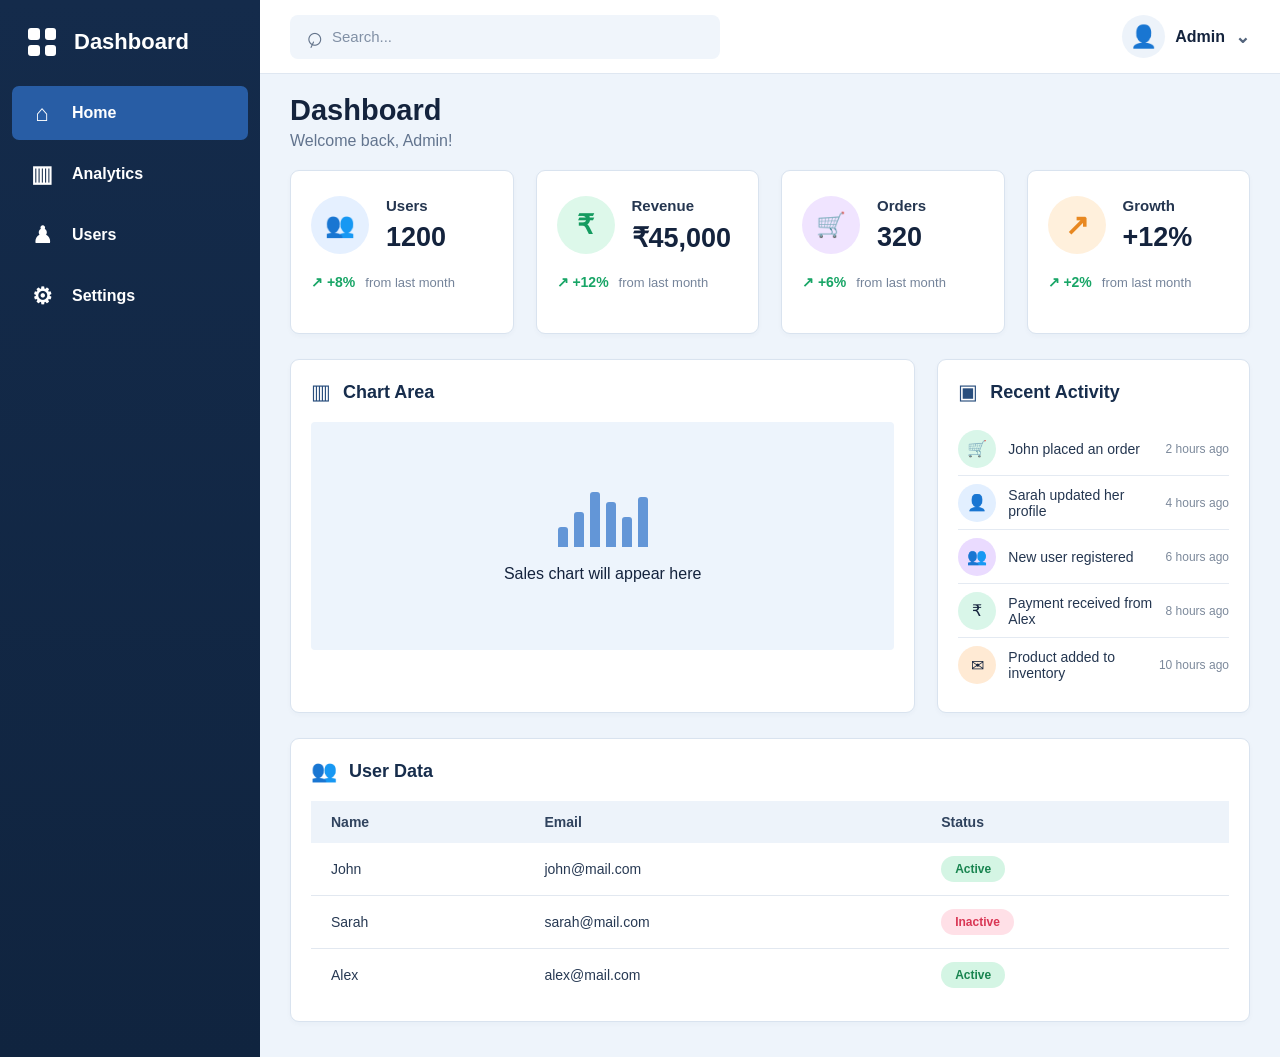
<file: index.html>
<!DOCTYPE html>
<html lang="en">

<head>
    <meta charset="UTF-8">
    <meta name="viewport" content="width=device-width, initial-scale=1.0">

    <title>Responsive Dashboard</title>

    <link rel="stylesheet" href="style.css">
    <script src="search.js" defer></script>
</head>

<body>

    <div class="dashboard">

        <!-- ================= SIDEBAR ================= -->

        <aside class="sidebar">

            <div class="sidebar-title">

                <div class="dashboard-icon">
                    <span></span>
                    <span></span>
                    <span></span>
                    <span></span>
                </div>

                <h2>Dashboard</h2>

            </div>


            <nav class="sidebar-nav">

                <a href="index.html" class="nav-item active">
                    <span class="nav-icon">⌂</span>
                    <span>Home</span>
                </a>

                <a href="analytics.html" class="nav-item">
                    <span class="nav-icon">▥</span>
                    <span>Analytics</span>
                </a>

                <a href="users.html" class="nav-item">
                    <span class="nav-icon">♟</span>
                    <span>Users</span>
                </a>

                <a href="settings.html" class="nav-item">
                    <span class="nav-icon">⚙</span>
                    <span>Settings</span>
                </a>

            </nav>

        </aside>



        <!-- ================= HEADER ================= -->

        <header class="header">

            <div class="search-box">

                <span class="search-icon">⌕</span>

                <input
                    type="text"
                    class="search"
                    placeholder="Search..."
                >

            </div>


            <div class="profile">

                <div class="profile-circle">
                    👤
                </div>

                <span>Admin</span>

                <span class="dropdown">
                    ⌄
                </span>

            </div>

        </header>



        <!-- ================= MAIN ================= -->

        <main class="main">


            <!-- ================= WELCOME ================= -->

            <section class="welcome">

                <h1>Dashboard</h1>

                <p>
                    Welcome back, Admin!
                </p>

            </section>



            <!-- ================= CARDS ================= -->

            <section class="cards">


                <!-- USERS CARD -->

                <div class="card users-card">

                    <div class="card-top">

                        <div class="card-icon users-icon">
                            👥
                        </div>

                        <div>

                            <p class="card-title">
                                Users
                            </p>

                            <h2>
                                1200
                            </h2>

                        </div>

                    </div>


                    <div class="growth">

                        <span>
                            ↗ +8%
                        </span>

                        <small>
                            from last month
                        </small>

                    </div>

                </div>



                <!-- REVENUE CARD -->

                <div class="card revenue-card">

                    <div class="card-top">

                        <div class="card-icon revenue-icon">
                            ₹
                        </div>

                        <div>

                            <p class="card-title">
                                Revenue
                            </p>

                            <h2>
                                ₹45,000
                            </h2>

                        </div>

                    </div>


                    <div class="growth">

                        <span>
                            ↗ +12%
                        </span>

                        <small>
                            from last month
                        </small>

                    </div>

                </div>



                <!-- ORDERS CARD -->

                <div class="card orders-card">

                    <div class="card-top">

                        <div class="card-icon orders-icon">
                            🛒
                        </div>

                        <div>

                            <p class="card-title">
                                Orders
                            </p>

                            <h2>
                                320
                            </h2>

                        </div>

                    </div>


                    <div class="growth">

                        <span>
                            ↗ +6%
                        </span>

                        <small>
                            from last month
                        </small>

                    </div>

                </div>



                <!-- GROWTH CARD -->

                <div class="card growth-card">

                    <div class="card-top">

                        <div class="card-icon growth-icon">
                            ↗
                        </div>

                        <div>

                            <p class="card-title">
                                Growth
                            </p>

                            <h2>
                                +12%
                            </h2>

                        </div>

                    </div>


                    <div class="growth">

                        <span>
                            ↗ +2%
                        </span>

                        <small>
                            from last month
                        </small>

                    </div>

                </div>

            </section>



            <!-- ================= CHART + ACTIVITY ================= -->

            <section class="content-grid">


                <!-- ================= CHART PANEL ================= -->

                <div class="panel chart-panel">

                    <div class="panel-heading">

                        <span>
                            ▥
                        </span>

                        <h3>
                            Chart Area
                        </h3>

                    </div>


                    <!-- ACTUAL CHART -->

                    <div class="chart">

                        <div class="chart-content">


                            <div class="chart-bars">

                                <span class="bar bar-1"></span>

                                <span class="bar bar-2"></span>

                                <span class="bar bar-3"></span>

                                <span class="bar bar-4"></span>

                                <span class="bar bar-5"></span>

                                <span class="bar bar-6"></span>

                            </div>


                            <p>
                                Sales chart will appear here
                            </p>


                        </div>

                    </div>

                </div>
                <!-- IMPORTANT: Chart panel closes here -->



                <!-- ================= RECENT ACTIVITY ================= -->

                <div class="panel activity-panel">

                    <div class="panel-heading">

                        <span>
                            ▣
                        </span>

                        <h3>
                            Recent Activity
                        </h3>

                    </div>


                    <div class="activity-list">


                        <!-- Activity 1 -->

                        <div class="activity-item">

                            <div class="activity-icon green">
                                🛒
                            </div>

                            <p>
                                John placed an order
                            </p>

                            <span>
                                2 hours ago
                            </span>

                        </div>



                        <!-- Activity 2 -->

                        <div class="activity-item">

                            <div class="activity-icon blue">
                                👤
                            </div>

                            <p>
                                Sarah updated her profile
                            </p>

                            <span>
                                4 hours ago
                            </span>

                        </div>



                        <!-- Activity 3 -->

                        <div class="activity-item">

                            <div class="activity-icon purple">
                                👥
                            </div>

                            <p>
                                New user registered
                            </p>

                            <span>
                                6 hours ago
                            </span>

                        </div>



                        <!-- Activity 4 -->

                        <div class="activity-item">

                            <div class="activity-icon green">
                                ₹
                            </div>

                            <p>
                                Payment received from Alex
                            </p>

                            <span>
                                8 hours ago
                            </span>

                        </div>



                        <!-- Activity 5 -->

                        <div class="activity-item">

                            <div class="activity-icon orange">
                                ✉
                            </div>

                            <p>
                                Product added to inventory
                            </p>

                            <span>
                                10 hours ago
                            </span>

                        </div>


                    </div>

                </div>

            </section>



            <!-- ================= USER DATA TABLE ================= -->

            <section class="table-container">


                <div class="panel-heading">

                    <span>
                        👥
                    </span>

                    <h3>
                        User Data
                    </h3>

                </div>



                <div class="table-wrapper">


                    <table>


                        <thead>

                            <tr>

                                <th>
                                    Name
                                </th>

                                <th>
                                    Email
                                </th>

                                <th>
                                    Status
                                </th>

                            </tr>

                        </thead>



                        <tbody>


                            <!-- USER 1 -->

                            <tr>

                                <td>
                                    John
                                </td>

                                <td>
                                    john@mail.com
                                </td>

                                <td>

                                    <span class="status active-status">
                                        Active
                                    </span>

                                </td>

                            </tr>



                            <!-- USER 2 -->

                            <tr>

                                <td>
                                    Sarah
                                </td>

                                <td>
                                    sarah@mail.com
                                </td>

                                <td>

                                    <span class="status inactive-status">
                                        Inactive
                                    </span>

                                </td>

                            </tr>



                            <!-- USER 3 -->

                            <tr>

                                <td>
                                    Alex
                                </td>

                                <td>
                                    alex@mail.com
                                </td>

                                <td>

                                    <span class="status active-status">
                                        Active
                                    </span>

                                </td>

                            </tr>


                        </tbody>

                    </table>


                </div>

            </section>


        </main>

    </div>

</body>

</html>
</file>
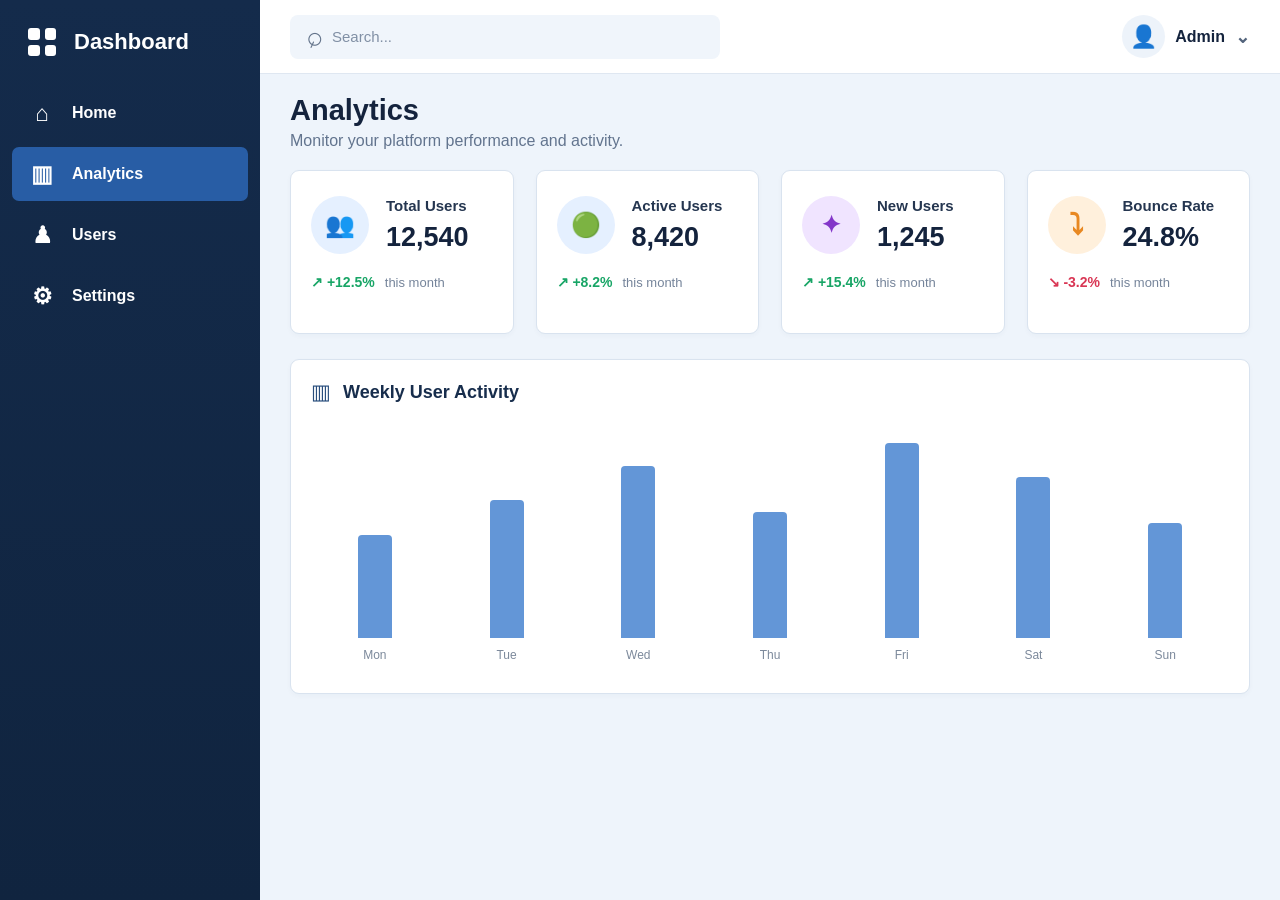
<file: analytics.html>
<!DOCTYPE html>
<html lang="en">

<head>
    <meta charset="UTF-8">
    <meta name="viewport" content="width=device-width, initial-scale=1.0">

    <title>Analytics - Dashboard</title>

    <link rel="stylesheet" href="style.css">
    <script src="search.js" defer></script>
</head>

<body>

    <div class="dashboard">

        <!-- ================= SIDEBAR ================= -->

        <aside class="sidebar">

            <div class="sidebar-title">

                <div class="dashboard-icon">
                    <span></span>
                    <span></span>
                    <span></span>
                    <span></span>
                </div>

                <h2>Dashboard</h2>

            </div>


            <nav class="sidebar-nav">

                <a href="index.html" class="nav-item">
                    <span class="nav-icon">⌂</span>
                    <span>Home</span>
                </a>

                <a href="analytics.html" class="nav-item active">
                    <span class="nav-icon">▥</span>
                    <span>Analytics</span>
                </a>

                <a href="users.html" class="nav-item">
                    <span class="nav-icon">♟</span>
                    <span>Users</span>
                </a>

                <a href="settings.html" class="nav-item">
                    <span class="nav-icon">⚙</span>
                    <span>Settings</span>
                </a>

            </nav>

        </aside>



        <!-- ================= HEADER ================= -->

        <header class="header">

            <div class="search-box">

                <span class="search-icon">⌕</span>

                <input
                    type="text"
                    class="search"
                    placeholder="Search..."
                >

            </div>


            <div class="profile">

                <div class="profile-circle">
                    👤
                </div>

                <span>Admin</span>

                <span class="dropdown">
                    ⌄
                </span>

            </div>

        </header>



        <!-- ================= MAIN ================= -->

        <main class="main">


            <!-- ================= PAGE HEADER ================= -->

            <section class="page-header">

                <h1>Analytics</h1>

                <p>
                    Monitor your platform performance and activity.
                </p>

            </section>



            <!-- ================= STATS ================= -->

            <section class="cards">


                <!-- TOTAL USERS -->

                <div class="card users-card">

                    <div class="card-top">

                        <div class="card-icon users-icon">
                            👥
                        </div>

                        <div>

                            <p class="card-title">
                                Total Users
                            </p>

                            <h2>
                                12,540
                            </h2>

                        </div>

                    </div>


                    <div class="growth">

                        <span>
                            ↗ +12.5%
                        </span>

                        <small>
                            this month
                        </small>

                    </div>

                </div>



                <!-- ACTIVE USERS -->

                <div class="card revenue-card">

                    <div class="card-top">

                        <div class="card-icon users-icon">
                            🟢
                        </div>

                        <div>

                            <p class="card-title">
                                Active Users
                            </p>

                            <h2>
                                8,420
                            </h2>

                        </div>

                    </div>


                    <div class="growth">

                        <span>
                            ↗ +8.2%
                        </span>

                        <small>
                            this month
                        </small>

                    </div>

                </div>



                <!-- NEW USERS -->

                <div class="card orders-card">

                    <div class="card-top">

                        <div class="card-icon orders-icon">
                            ✦
                        </div>

                        <div>

                            <p class="card-title">
                                New Users
                            </p>

                            <h2>
                                1,245
                            </h2>

                        </div>

                    </div>


                    <div class="growth">

                        <span>
                            ↗ +15.4%
                        </span>

                        <small>
                            this month
                        </small>

                    </div>

                </div>



                <!-- BOUNCE RATE -->

                <div class="card growth-card">

                    <div class="card-top">

                        <div class="card-icon growth-icon">
                            ⤵
                        </div>

                        <div>

                            <p class="card-title">
                                Bounce Rate
                            </p>

                            <h2>
                                24.8%
                            </h2>

                        </div>

                    </div>


                    <div class="growth negative">

                        <span>
                            ↘ -3.2%
                        </span>

                        <small>
                            this month
                        </small>

                    </div>

                </div>

            </section>



            <!-- ================= WEEKLY CHART ================= -->

            <section class="panel chart-panel">

                <div class="panel-heading">

                    <span>
                        ▥
                    </span>

                    <h3>
                        Weekly User Activity
                    </h3>

                </div>


                <div class="weekly-chart">

                    <div class="weekly-bar">
                        <div class="weekly-bar-fill" style="height: 45%;"></div>
                        <span>Mon</span>
                    </div>

                    <div class="weekly-bar">
                        <div class="weekly-bar-fill" style="height: 60%;"></div>
                        <span>Tue</span>
                    </div>

                    <div class="weekly-bar">
                        <div class="weekly-bar-fill" style="height: 75%;"></div>
                        <span>Wed</span>
                    </div>

                    <div class="weekly-bar">
                        <div class="weekly-bar-fill" style="height: 55%;"></div>
                        <span>Thu</span>
                    </div>

                    <div class="weekly-bar">
                        <div class="weekly-bar-fill" style="height: 85%;"></div>
                        <span>Fri</span>
                    </div>

                    <div class="weekly-bar">
                        <div class="weekly-bar-fill" style="height: 70%;"></div>
                        <span>Sat</span>
                    </div>

                    <div class="weekly-bar">
                        <div class="weekly-bar-fill" style="height: 50%;"></div>
                        <span>Sun</span>
                    </div>

                </div>

            </section>

        </main>

    </div>

</body>

</html>
</file>
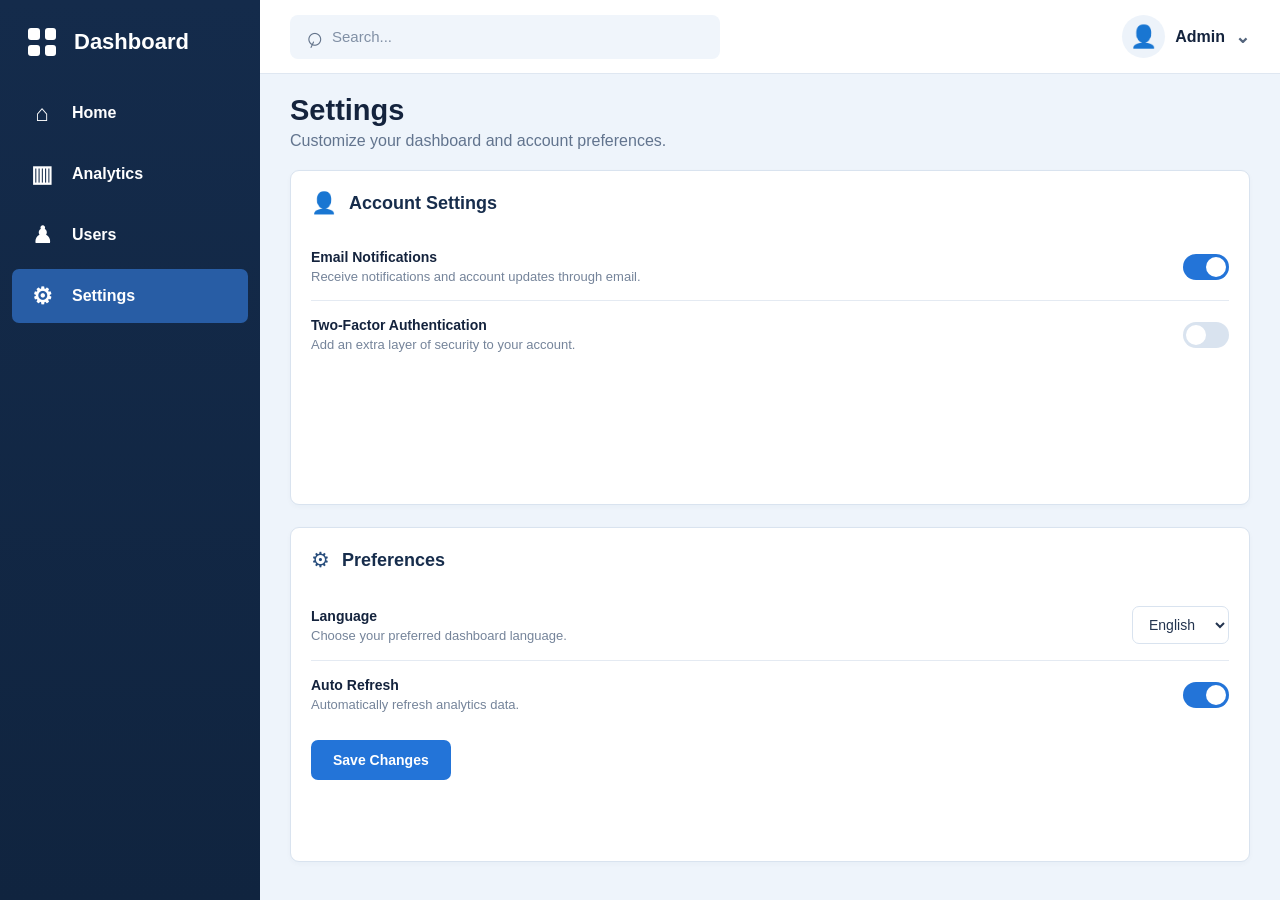
<file: settings.html>
<!DOCTYPE html>
<html lang="en">

<head>
    <meta charset="UTF-8">
    <meta name="viewport" content="width=device-width, initial-scale=1.0">

    <title>Settings - Dashboard</title>

    <link rel="stylesheet" href="style.css">
    <script src="search.js" defer></script>
</head>

<body>

    <div class="dashboard">

        <!-- ================= SIDEBAR ================= -->

        <aside class="sidebar">

            <div class="sidebar-title">

                <div class="dashboard-icon">
                    <span></span>
                    <span></span>
                    <span></span>
                    <span></span>
                </div>

                <h2>Dashboard</h2>

            </div>


            <nav class="sidebar-nav">

                <a href="index.html" class="nav-item">
                    <span class="nav-icon">⌂</span>
                    <span>Home</span>
                </a>

                <a href="analytics.html" class="nav-item">
                    <span class="nav-icon">▥</span>
                    <span>Analytics</span>
                </a>

                <a href="users.html" class="nav-item">
                    <span class="nav-icon">♟</span>
                    <span>Users</span>
                </a>

                <a href="settings.html" class="nav-item active">
                    <span class="nav-icon">⚙</span>
                    <span>Settings</span>
                </a>

            </nav>

        </aside>



        <!-- ================= HEADER ================= -->

        <header class="header">

            <div class="search-box">

                <span class="search-icon">⌕</span>

                <input
                    type="text"
                    class="search"
                    placeholder="Search..."
                >

            </div>


            <div class="profile">

                <div class="profile-circle">
                    👤
                </div>

                <span>Admin</span>

                <span class="dropdown">
                    ⌄
                </span>

            </div>

        </header>



        <!-- ================= MAIN ================= -->

        <main class="main">


            <!-- ================= PAGE HEADER ================= -->

            <section class="page-header">

                <h1>Settings</h1>

                <p>
                    Customize your dashboard and account preferences.
                </p>

            </section>



            <!-- ================= ACCOUNT SETTINGS ================= -->

            <section class="panel chart-panel">

                <div class="panel-heading">

                    <span>
                        👤
                    </span>

                    <h3>
                        Account Settings
                    </h3>

                </div>


                <div class="settings-group">


                    <div class="setting-item">

                        <div class="setting-info">

                            <h5>Email Notifications</h5>

                            <p>
                                Receive notifications and account updates through email.
                            </p>

                        </div>

                        <button type="button" class="toggle active" aria-pressed="true" aria-label="Toggle email notifications"></button>

                    </div>



                    <div class="setting-item">

                        <div class="setting-info">

                            <h5>Two-Factor Authentication</h5>

                            <p>
                                Add an extra layer of security to your account.
                            </p>

                        </div>

                        <button type="button" class="toggle" aria-pressed="false" aria-label="Toggle two-factor authentication"></button>

                    </div>

                </div>

            </section>



            <!-- ================= PREFERENCES ================= -->

            <section class="panel chart-panel" style="margin-top: 22px;">

                <div class="panel-heading">

                    <span>
                        ⚙
                    </span>

                    <h3>
                        Preferences
                    </h3>

                </div>


                <div class="settings-group">


                    <div class="setting-item">

                        <div class="setting-info">

                            <h5>Language</h5>

                            <p>
                                Choose your preferred dashboard language.
                            </p>

                        </div>

                        <select class="settings-select" aria-label="Dashboard language">

                            <option>English</option>
                            <option>Hindi</option>
                            <option>Spanish</option>
                            <option>French</option>

                        </select>

                    </div>



                    <div class="setting-item">

                        <div class="setting-info">

                            <h5>Auto Refresh</h5>

                            <p>
                                Automatically refresh analytics data.
                            </p>

                        </div>

                        <button type="button" class="toggle active" aria-pressed="true" aria-label="Toggle auto refresh"></button>

                    </div>

                </div>


                <button type="button" class="save-btn">
                    Save Changes
                </button>

            </section>

        </main>

    </div>


    <!-- ================= JAVASCRIPT ================= -->

    <script>

        // Toggle switches

        const toggles = document.querySelectorAll(".toggle");

        toggles.forEach(toggle => {

            toggle.addEventListener("click", () => {

                const isActive = toggle.classList.toggle("active");

                toggle.setAttribute("aria-pressed", isActive);

            });

        });


        // Save button feedback

        const saveBtn = document.querySelector(".save-btn");

        if (saveBtn) {

            saveBtn.addEventListener("click", () => {

                alert("Settings saved successfully!");

            });

        }

    </script>

</body>

</html>
</file>
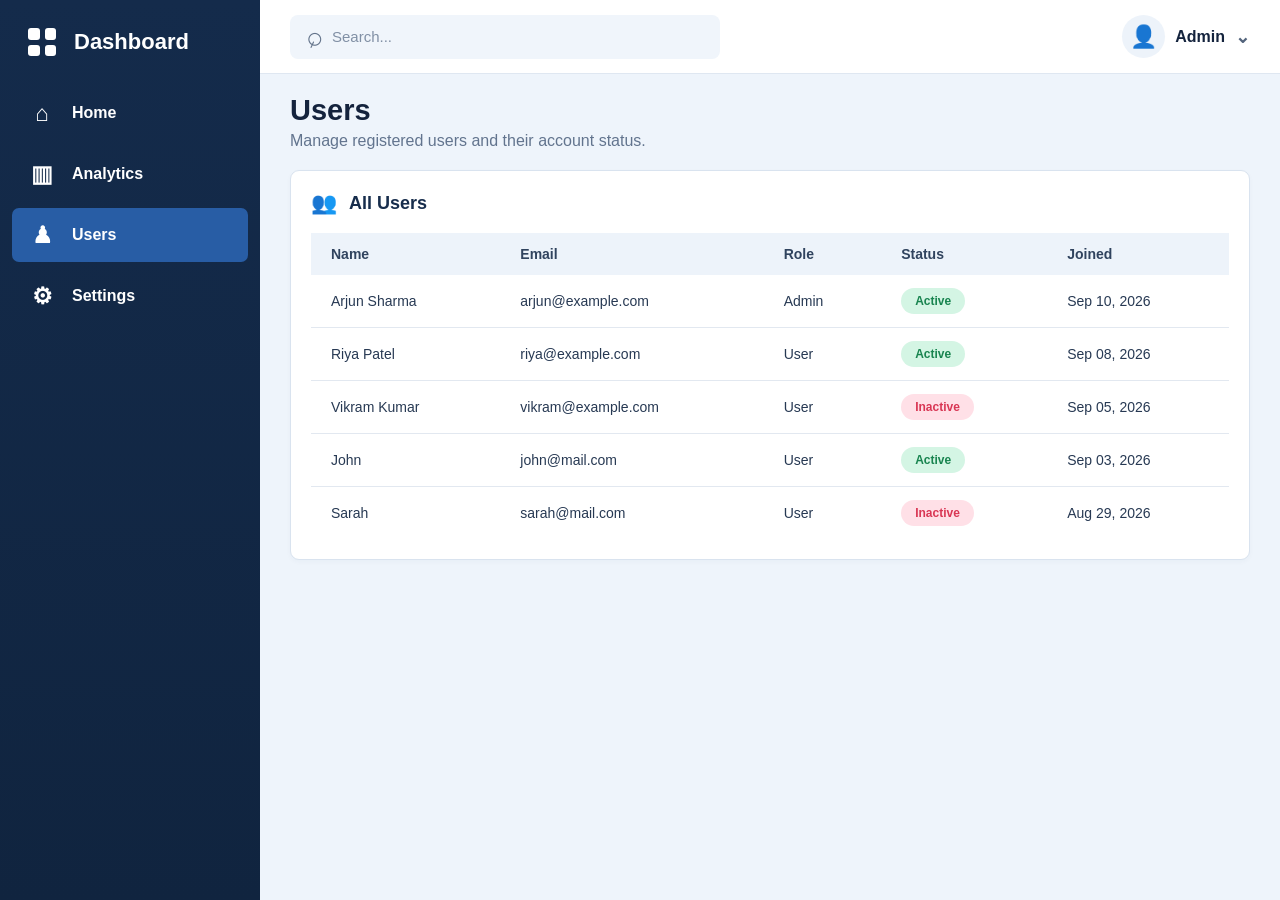
<file: users.html>
<!DOCTYPE html>
<html lang="en">

<head>
    <meta charset="UTF-8">
    <meta name="viewport" content="width=device-width, initial-scale=1.0">

    <title>Users - Dashboard</title>

    <link rel="stylesheet" href="style.css">
    <script src="search.js" defer></script>
</head>

<body>

    <div class="dashboard">

        <!-- ================= SIDEBAR ================= -->

        <aside class="sidebar">

            <div class="sidebar-title">

                <div class="dashboard-icon">
                    <span></span>
                    <span></span>
                    <span></span>
                    <span></span>
                </div>

                <h2>Dashboard</h2>

            </div>


            <nav class="sidebar-nav">

                <a href="index.html" class="nav-item">
                    <span class="nav-icon">⌂</span>
                    <span>Home</span>
                </a>

                <a href="analytics.html" class="nav-item">
                    <span class="nav-icon">▥</span>
                    <span>Analytics</span>
                </a>

                <a href="users.html" class="nav-item active">
                    <span class="nav-icon">♟</span>
                    <span>Users</span>
                </a>

                <a href="settings.html" class="nav-item">
                    <span class="nav-icon">⚙</span>
                    <span>Settings</span>
                </a>

            </nav>

        </aside>



        <!-- ================= HEADER ================= -->

        <header class="header">

            <div class="search-box">

                <span class="search-icon">⌕</span>

                <input
                    type="text"
                    class="search"
                    placeholder="Search..."
                >

            </div>


            <div class="profile">

                <div class="profile-circle">
                    👤
                </div>

                <span>Admin</span>

                <span class="dropdown">
                    ⌄
                </span>

            </div>

        </header>



        <!-- ================= MAIN ================= -->

        <main class="main">


            <!-- ================= PAGE HEADER ================= -->

            <section class="page-header">

                <h1>Users</h1>

                <p>
                    Manage registered users and their account status.
                </p>

            </section>



            <!-- ================= USER DATA TABLE ================= -->

            <section class="table-container">


                <div class="panel-heading">

                    <span>
                        👥
                    </span>

                    <h3>
                        All Users
                    </h3>

                </div>



                <div class="table-wrapper">


                    <table>


                        <thead>

                            <tr>

                                <th>
                                    Name
                                </th>

                                <th>
                                    Email
                                </th>

                                <th>
                                    Role
                                </th>

                                <th>
                                    Status
                                </th>

                                <th>
                                    Joined
                                </th>

                            </tr>

                        </thead>



                        <tbody>


                            <!-- USER 1 -->

                            <tr>

                                <td>
                                    Arjun Sharma
                                </td>

                                <td>
                                    arjun@example.com
                                </td>

                                <td>
                                    Admin
                                </td>

                                <td>

                                    <span class="status active-status">
                                        Active
                                    </span>

                                </td>

                                <td>
                                    Sep 10, 2026
                                </td>

                            </tr>



                            <!-- USER 2 -->

                            <tr>

                                <td>
                                    Riya Patel
                                </td>

                                <td>
                                    riya@example.com
                                </td>

                                <td>
                                    User
                                </td>

                                <td>

                                    <span class="status active-status">
                                        Active
                                    </span>

                                </td>

                                <td>
                                    Sep 08, 2026
                                </td>

                            </tr>



                            <!-- USER 3 -->

                            <tr>

                                <td>
                                    Vikram Kumar
                                </td>

                                <td>
                                    vikram@example.com
                                </td>

                                <td>
                                    User
                                </td>

                                <td>

                                    <span class="status inactive-status">
                                        Inactive
                                    </span>

                                </td>

                                <td>
                                    Sep 05, 2026
                                </td>

                            </tr>



                            <!-- USER 4 -->

                            <tr>

                                <td>
                                    John
                                </td>

                                <td>
                                    john@mail.com
                                </td>

                                <td>
                                    User
                                </td>

                                <td>

                                    <span class="status active-status">
                                        Active
                                    </span>

                                </td>

                                <td>
                                    Sep 03, 2026
                                </td>

                            </tr>



                            <!-- USER 5 -->

                            <tr>

                                <td>
                                    Sarah
                                </td>

                                <td>
                                    sarah@mail.com
                                </td>

                                <td>
                                    User
                                </td>

                                <td>

                                    <span class="status inactive-status">
                                        Inactive
                                    </span>

                                </td>

                                <td>
                                    Aug 29, 2026
                                </td>

                            </tr>


                        </tbody>

                    </table>


                </div>

            </section>


        </main>

    </div>

</body>

</html>
</file>
<file: style.css>
/* =====================================================
   RESET
===================================================== */

* {
    margin: 0;
    padding: 0;
    box-sizing: border-box;
}

body {
    font-family: Arial, Helvetica, sans-serif;
    background: #eef4fb;
    color: #14233d;
}


/* =====================================================
   MAIN DASHBOARD
   CSS GRID - MANDATORY
===================================================== */

.dashboard {
    min-height: 100vh;

    display: grid;

    grid-template-columns: 260px 1fr;

    grid-template-rows: 74px 1fr;

    grid-template-areas:
        "sidebar header"
        "sidebar main";
}


/* =====================================================
   SIDEBAR
===================================================== */

.sidebar {
    grid-area: sidebar;

    background: linear-gradient(
        180deg,
        #142b4b,
        #10243f
    );

    color: white;

    padding: 28px 12px;

    display: flex;
    flex-direction: column;
}


.sidebar-title {
    display: flex;
    align-items: center;
    gap: 18px;

    padding: 0 16px 30px;
}

.sidebar-title h2 {
    font-size: 22px;
    font-weight: 700;
}


/* Dashboard 4-square icon */

.dashboard-icon {
    width: 28px;
    height: 28px;

    display: grid;
    grid-template-columns: 1fr 1fr;
    gap: 5px;
}

.dashboard-icon span {
    background: white;
    border-radius: 3px;
}


/* Navigation */

.sidebar-nav {
    display: flex;
    flex-direction: column;
    gap: 7px;
}


.nav-item {
    color: white;
    text-decoration: none;

    height: 54px;

    display: flex;
    align-items: center;

    gap: 18px;

    padding: 0 18px;

    border-radius: 7px;

    font-size: 16px;
    font-weight: 600;

    transition: 0.2s;
}


.nav-item:hover {
    background: rgba(255, 255, 255, 0.08);
}


.nav-item.active {
    background: #285da5;
}


.nav-icon {
    width: 24px;

    font-size: 23px;

    text-align: center;
}


/* =====================================================
   HEADER
   FLEXBOX - MANDATORY
===================================================== */

.header {
    grid-area: header;

    background: white;

    border-bottom: 1px solid #dfe7f1;

    padding: 0 30px;

    display: flex;
    align-items: center;
    justify-content: space-between;
}


/* Search */

.search-box {
    width: 430px;
    height: 44px;

    background: #f0f5fb;

    border-radius: 8px;

    display: flex;
    align-items: center;

    padding: 0 15px;

    gap: 10px;
}


.search-icon {
    font-size: 28px;
    color: #63738a;

    transform: rotate(-20deg);
}


.search {
    border: none;
    outline: none;

    background: transparent;

    width: 100%;

    font-size: 15px;

    color: #23344f;
}


.search::placeholder {
    color: #8190a5;
}


/* Profile */

.profile {
    display: flex;
    align-items: center;

    gap: 10px;

    font-weight: 600;
}


.profile-circle {
    width: 43px;
    height: 43px;

    background: #edf3fa;

    border-radius: 50%;

    display: flex;
    align-items: center;
    justify-content: center;

    font-size: 22px;
}


.dropdown {
    color: #53647c;
    font-size: 18px;
}


/* =====================================================
   MAIN
===================================================== */

.main {
    grid-area: main;

    padding: 20px 30px 35px;

    overflow-x: hidden;
}


.welcome {
    margin-bottom: 20px;
}


.welcome h1 {
    font-size: 29px;
    margin-bottom: 5px;
}


.welcome p {
    font-size: 16px;
    color: #62748e;
}


/* =====================================================
   CARDS
   FLEXBOX + FLEX WRAP - MANDATORY
===================================================== */

.cards {
    display: flex;

    flex-wrap: wrap;

    gap: 22px;

    margin-bottom: 25px;
}


.card {
    flex: 1 1 220px;

    min-height: 164px;

    padding: 25px 20px;

    border-radius: 9px;

    background: white;

    border: 1px solid #d9e3ef;

    box-shadow: 0 2px 5px rgba(30, 55, 85, 0.03);
}


.card-top {
    display: flex;
    align-items: center;

    gap: 17px;
}


.card-icon {
    width: 58px;
    height: 58px;

    border-radius: 50%;

    display: flex;
    align-items: center;
    justify-content: center;

    font-size: 24px;
    font-weight: bold;
}


.users-icon {
    background: #e5f0ff;
    color: #2374d8;
}


.revenue-icon {
    background: #ddf8ea;
    color: #159b60;
    font-size: 27px;
}


.orders-icon {
    background: #f0e4ff;
    color: #8336c9;
}


.growth-icon {
    background: #fff0dc;
    color: #e88821;
    font-size: 29px;
}


.card-title {
    color: #253650;

    font-size: 15px;

    font-weight: 600;

    margin-bottom: 8px;
}


.card h2 {
    font-size: 27px;

    color: #14233d;
}


.growth {
    display: flex;

    align-items: center;

    gap: 10px;

    margin-top: 20px;
}


.growth span {
    color: #18a566;

    font-size: 14px;

    font-weight: 700;
}


.growth small {
    color: #75849a;

    font-size: 13px;
}


.growth.negative span {
    color: #d93654;
}


/* =====================================================
   CONTENT GRID
===================================================== */

.content-grid {
    display: grid;

    grid-template-columns: 2fr 1fr;

    gap: 22px;

    margin-bottom: 25px;
}


.panel {
    background: white;

    border: 1px solid #d9e3ef;

    border-radius: 9px;

    box-shadow: 0 2px 5px rgba(30, 55, 85, 0.03);
}


.chart-panel {
    min-height: 335px;

    padding: 20px;
}


.activity-panel {
    min-height: 335px;

    padding: 20px;
}


/* Panel Heading */

.panel-heading {
    display: flex;
    align-items: center;

    gap: 12px;

    margin-bottom: 18px;
}


.panel-heading > span {
    font-size: 21px;

    color: #294e7d;
}


.panel-heading h3 {
    font-size: 18px;

    color: #172d4c;
}


/* =====================================================
   CHART
===================================================== */

.chart {
    height: 228px;

    background: #edf4fc;

    border-radius: 4px;

    display: flex;
    align-items: center;
    justify-content: center;
}


.chart-placeholder {
    text-align: center;

    color: #536b8b;
}


.chart-bars {
    height: 58px;

    display: flex;

    align-items: flex-end;

    justify-content: center;

    gap: 6px;

    margin-bottom: 18px;
}


.chart-bars span {
    width: 10px;

    background: #6396d7;

    border-radius: 3px 3px 0 0;
}


.chart-bars span:nth-child(1) {
    height: 20px;
}


.chart-bars span:nth-child(2) {
    height: 35px;
}


.chart-bars span:nth-child(3) {
    height: 55px;
}

.chart-bars span:nth-child(4) {
    height: 45px;
}

.chart-bars span:nth-child(5) {
    height: 30px;
}

.chart-bars span:nth-child(6) {
    height: 50px;
}

.chart-placeholder p {
    font-size: 14px;
}


/* =====================================================
   ACTIVITY
===================================================== */

.activity-list {
    display: flex;

    flex-direction: column;
}


.activity-item {
    min-height: 54px;

    display: grid;

    grid-template-columns: 40px 1fr auto;

    align-items: center;

    gap: 10px;

    border-bottom: 1px solid #e4eaf2;
}


.activity-item:last-child {
    border-bottom: none;
}


.activity-icon {
    width: 38px;
    height: 38px;

    border-radius: 50%;

    display: flex;
    align-items: center;
    justify-content: center;

    font-size: 16px;
}


.activity-icon.green {
    background: #d9f6e9;
}


.activity-icon.blue {
    background: #e2efff;
}


.activity-icon.purple {
    background: #eadbff;
}


.activity-icon.orange {
    background: #ffead4;
}


.activity-item p {
    font-size: 14px;

    color: #243650;
}


.activity-item > span {
    color: #7c899b;

    font-size: 12px;

    white-space: nowrap;
}


/* =====================================================
   TABLE
===================================================== */

.table-container {
    background: white;

    border: 1px solid #d9e3ef;

    border-radius: 9px;

    padding: 20px;

    box-shadow: 0 2px 5px rgba(30, 55, 85, 0.03);
}


.table-wrapper {
    width: 100%;

    overflow-x: auto;
}


table {
    width: 100%;

    border-collapse: collapse;

    min-width: 550px;
}


thead {
    background: #edf3fa;
}


th {
    text-align: left;

    padding: 13px 20px;

    font-size: 14px;

    color: #30435e;
}


td {
    padding: 13px 20px;

    border-bottom: 1px solid #e2e8f0;

    font-size: 14px;

    color: #273953;
}


tbody tr:last-child td {
    border-bottom: none;
}


/* Status */

.status {
    display: inline-block;

    padding: 6px 14px;

    border-radius: 20px;

    font-size: 12px;

    font-weight: 700;
}


.active-status {
    background: #d4f5e4;

    color: #18844f;
}


.inactive-status {
    background: #ffe0e7;

    color: #d93654;
}


/* =====================================================
   PAGE HEADER (used on Analytics / Users / Settings)
===================================================== */

.page-header {
    margin-bottom: 20px;
}

.page-header h1 {
    font-size: 29px;
    margin-bottom: 5px;
}

.page-header p {
    font-size: 16px;
    color: #62748e;
}


/* =====================================================
   WEEKLY CHART (labeled bars)
===================================================== */

.weekly-chart {
    height: 240px;

    display: flex;
    align-items: flex-end;

    gap: 16px;

    padding: 10px 6px 0;
}

.weekly-bar {
    flex: 1;

    display: flex;
    flex-direction: column;
    align-items: center;
    justify-content: flex-end;

    height: 100%;
}

.weekly-bar-fill {
    width: 100%;
    max-width: 34px;

    background: #6396d7;

    border-radius: 4px 4px 0 0;

    transition: 0.2s;
}

.weekly-bar-fill:hover {
    background: #2374d8;
}

.weekly-bar span {
    margin-top: 10px;

    font-size: 12px;

    color: #7c899b;
}


/* =====================================================
   SETTINGS
===================================================== */

.settings-group {
    margin-bottom: 8px;
}

.settings-group + .settings-group {
    margin-top: 6px;
}

.settings-group h4 {
    font-size: 15px;

    color: #172d4c;

    padding: 4px 0 14px;
}

.setting-item {
    display: flex;
    align-items: center;
    justify-content: space-between;

    gap: 20px;

    padding: 16px 0;

    border-bottom: 1px solid #e4eaf2;
}

.setting-item:last-child {
    border-bottom: none;
}

.setting-info h5 {
    font-size: 14px;

    color: #14233d;

    margin-bottom: 4px;
}

.setting-info p {
    font-size: 13px;

    color: #75849a;
}


/* Toggle switch */

.toggle {
    width: 46px;
    height: 26px;

    background: #d9e3ef;

    border-radius: 20px;

    position: relative;

    cursor: pointer;

    border: none;

    flex-shrink: 0;
}

.toggle::after {
    content: "";

    width: 20px;
    height: 20px;

    background: white;

    border-radius: 50%;

    position: absolute;
    top: 3px;
    left: 3px;

    transition: 0.2s;
}

.toggle.active {
    background: #2374d8;
}

.toggle.active::after {
    left: 23px;
}


/* Select */

.settings-select {
    padding: 9px 12px;

    border: 1px solid #d9e3ef;

    border-radius: 7px;

    background: white;

    color: #23344f;

    font-size: 14px;

    flex-shrink: 0;
}


/* Save button */

.save-btn {
    background: #2374d8;

    color: white;

    border: none;

    padding: 12px 22px;

    border-radius: 7px;

    font-size: 14px;
    font-weight: 700;

    cursor: pointer;

    margin-top: 4px;
}

.save-btn:hover {
    background: #1a5cad;
}


/* =====================================================
   TABLET
   <= 1024px
===================================================== */

@media (max-width: 1024px) {

    .dashboard {
        grid-template-columns: 210px 1fr;
    }

    .header {
        padding: 0 20px;
    }

    .main {
        padding: 20px;
    }

    .search-box {
        width: 300px;
    }

    /*
       Tablet requirement:
       Stack grid sections
    */

    .content-grid {
        grid-template-columns: 1fr;
    }

    .card {
        flex: 1 1 45%;
    }
}


/* =====================================================
   MOBILE
   <= 768px
===================================================== */

@media (max-width: 768px) {

    /*
       Sidebar becomes horizontal
    */

    .dashboard {
        grid-template-columns: 1fr;

        grid-template-rows: auto auto 1fr;

        grid-template-areas:
            "header"
            "sidebar"
            "main";
    }


    .sidebar {
        padding: 10px 15px;

        flex-direction: row;

        align-items: center;

        overflow-x: auto;
    }


    .sidebar-title {
        padding: 0 20px 0 5px;

        flex-shrink: 0;
    }


    .sidebar-title h2 {
        display: none;
    }


    .sidebar-nav {
        flex-direction: row;

        gap: 8px;
    }


    .nav-item {
        height: 44px;

        padding: 0 15px;

        white-space: nowrap;
    }


    .header {
        height: auto;

        padding: 15px 20px;
    }


    .search-box {
        width: 60%;
    }


    .cards {
        flex-direction: column;
    }


    .card {
        width: 100%;

        flex: 1 1 auto;
    }


    .content-grid {
        grid-template-columns: 1fr;
    }


    .main {
        padding: 20px 15px;
    }
}


/* =====================================================
   SMALL MOBILE
   <= 480px
===================================================== */

@media (max-width: 480px) {

    /*
       Header stacks vertically
    */

    .header {
        flex-direction: column;

        align-items: stretch;

        gap: 15px;
    }


    .search-box {
        width: 100%;
    }


    .profile {
        justify-content: flex-end;
    }


    .welcome h1 {
        font-size: 25px;
    }


    .card {
        padding: 20px;
    }


    .card-icon {
        width: 50px;
        height: 50px;
    }


    .chart-panel,
    .activity-panel,
    .table-container {
        padding: 15px;
    }


    .activity-item {
        grid-template-columns: 38px 1fr;

        padding: 8px 0;
    }


    .activity-item > span {
        grid-column: 2;
    }


    .chart {
        height: 200px;
    }


    .weekly-chart {
        height: 190px;

        gap: 8px;
    }


    .setting-item {
        flex-wrap: wrap;

        gap: 10px;
    }
}
</file>
